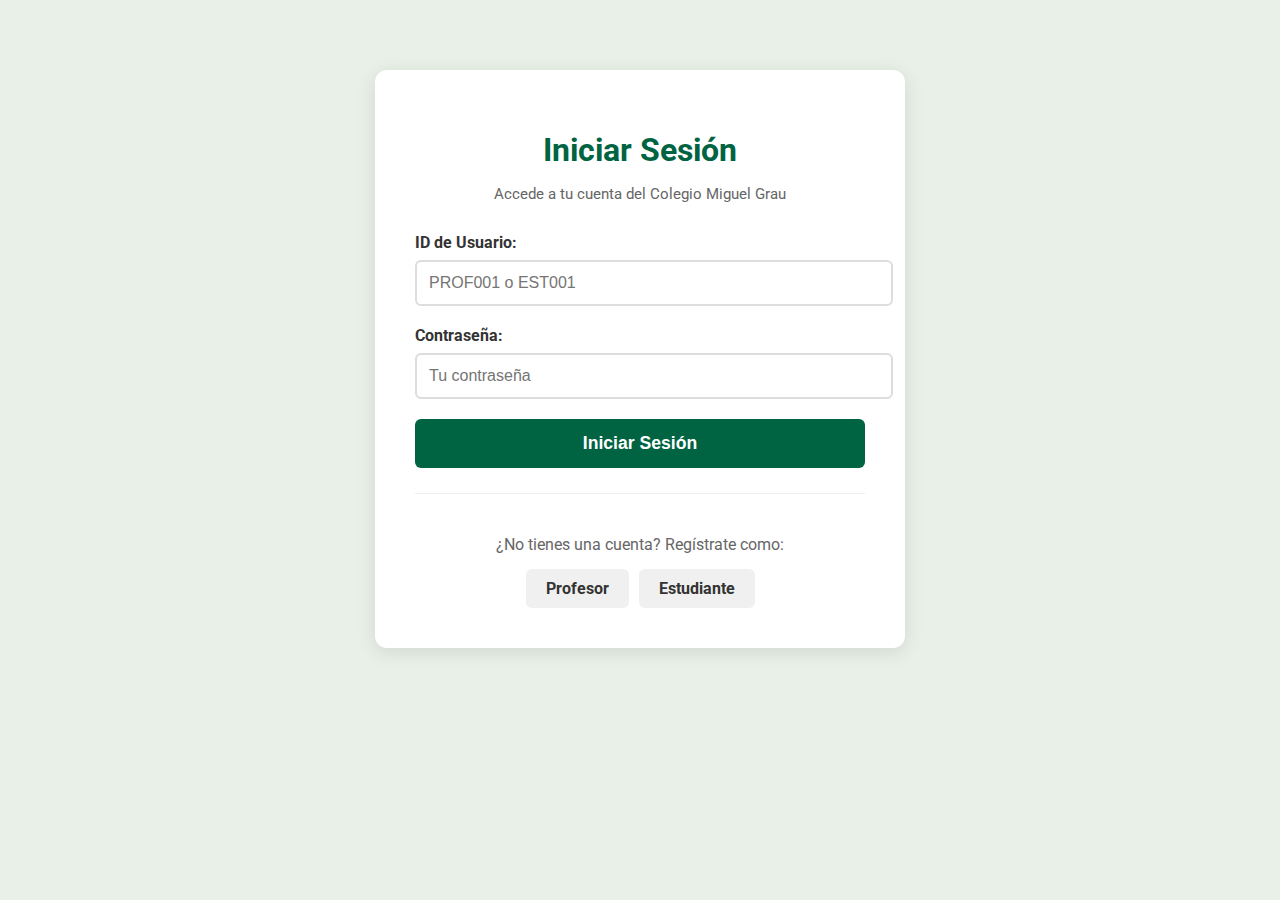
<file: login.html>
<!DOCTYPE html>
<html lang="es">
<head>
    <meta charset="UTF-8">
    <meta name="viewport" content="width=device-width, initial-scale=1.0">
    <title>Iniciar Sesión - Colegio Miguel Grau</title>
    <link rel="stylesheet" href="./styles/style.css">
    <link rel="stylesheet" href="./styles/footer.css">
    <link rel="stylesheet" href="./styles/header.css">
    <style>
        .container-login {
            max-width: 450px;
            margin: 50px auto;
            background: white;
            padding: 40px;
            border-radius: 12px;
            box-shadow: 0 4px 20px rgba(0, 0, 0, 0.1);
        }

        .login-header {
            text-align: center;
            margin-bottom: 30px;
        }

        .login-header h1 {
            color: #006442;
            margin-bottom: 10px;
        }

        .login-header p {
            color: #666;
            font-size: 0.95em;
        }

        .form-group {
            margin-bottom: 20px;
        }

        .form-group label {
            display: block;
            margin-bottom: 8px;
            font-weight: bold;
            color: #333;
        }

        .form-group input {
            width: 100%;
            padding: 12px;
            border: 2px solid #ddd;
            border-radius: 6px;
            font-size: 1em;
            transition: border-color 0.3s;
        }

        .form-group input:focus {
            outline: none;
            border-color: #006442;
        }

        .btn-login {
            width: 100%;
            padding: 14px;
            background-color: #006442;
            color: white;
            border: none;
            border-radius: 6px;
            font-size: 1.1em;
            font-weight: bold;
            cursor: pointer;
            transition: background-color 0.3s;
        }

        .btn-login:hover {
            background-color: #004d33;
        }

        .registro-links {
            margin-top: 25px;
            padding-top: 25px;
            border-top: 1px solid #eee;
            text-align: center;
        }

        .registro-links p {
            margin-bottom: 15px;
            color: #666;
        }

        .registro-options {
            display: flex;
            gap: 10px;
            justify-content: center;
        }

        .btn-registro {
            padding: 10px 20px;
            background-color: #f0f0f0;
            color: #333;
            text-decoration: none;
            border-radius: 6px;
            font-weight: bold;
            transition: background-color 0.3s;
        }

        .btn-registro:hover {
            background-color: #e0e0e0;
        }

        .datos-prueba {
            margin-top: 20px;
            padding: 15px;
            background-color: #fff3cd;
            border: 1px solid #ffc107;
            border-radius: 6px;
            font-size: 0.9em;
        }

        .datos-prueba h4 {
            margin: 0 0 10px 0;
            color: #856404;
        }

        .datos-prueba code {
            background-color: #fff;
            padding: 2px 6px;
            border-radius: 3px;
            font-family: monospace;
        }
    </style>
</head>
<body>
    <div id="header-placeholder"></div>
    
    <main class="contenido-principal">
        <div class="container-login">
            <div class="login-header">
                <h1>Iniciar Sesión</h1>
                <p>Accede a tu cuenta del Colegio Miguel Grau</p>
            </div>

            <form id="formLogin">
                <div class="form-group">
                    <label for="loginId">ID de Usuario:</label>
                    <input 
                        type="text" 
                        id="loginId" 
                        name="loginId" 
                        placeholder="PROF001 o EST001"
                        required
                    >
                </div>

                <div class="form-group">
                    <label for="loginContrasena">Contraseña:</label>
                    <input 
                        type="password" 
                        id="loginContrasena" 
                        name="loginContrasena" 
                        placeholder="Tu contraseña"
                        required
                    >
                </div>

                <button type="submit" class="btn-login">Iniciar Sesión</button>
            </form>

            <div class="registro-links">
                <p>¿No tienes una cuenta? Regístrate como:</p>
                <div class="registro-options">
                    <a href="./pages/registro_profesor.html" class="btn-registro">Profesor</a>
                    <a href="./pages/registro_estudiante.html" class="btn-registro">Estudiante</a>
                </div>
            </div>
        </div>
    </main>

    <div id="footer-placeholder"></div>
    <script src="./javascript/control_sistema.js"></script>
</body>
</html>
</file>
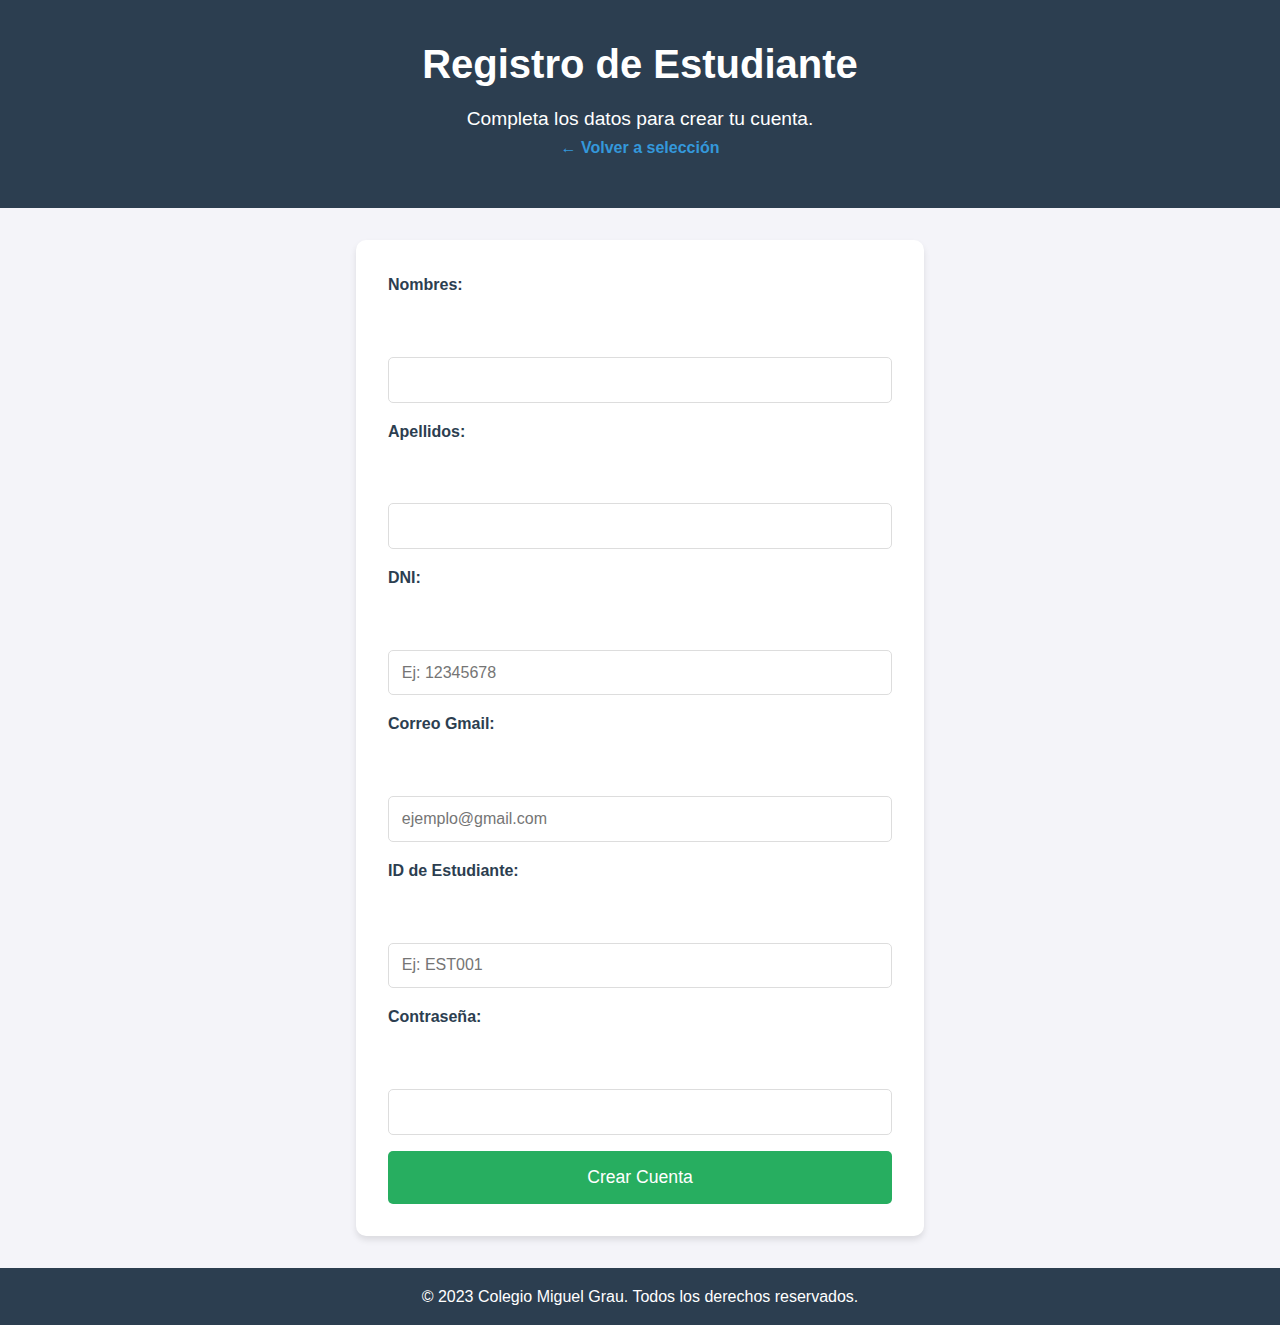
<file: registro_estudiante.html>
<!DOCTYPE html>
<html lang="es">
<head>
    <meta charset="UTF-8">
    <meta name="viewport" content="width=device-width, initial-scale=1.0">
    <title>Registro de Estudiante - Colegio MIguel Grau</title>
    <link rel="stylesheet" href="style.css">
</head>
<body>
    <header>
        <h1>Registro de Estudiante</h1>
        <p>Completa los datos para crear tu cuenta.</p>
        <a href="index.html" class="btn-volver">← Volver a selección</a>
    </header>
    
    <main>
        <form id="formEstudiante" class="formulario" onsubmit="alert('¡Registro de estudiante enviado! (Simulación)'); return false;">
            <label for="nombres">Nombres:</label><br></br>
            <input type="text" id="nombres" name="nombres" required>
            
            <label for="apellidos">Apellidos:</label><br></br>
            <input type="text" id="apellidos" name="apellidos" required>
            
            <label for="dni">DNI:</label><br></br>
            <input type="text" id="dni" name="dni" placeholder="Ej: 12345678" required>
            
            <label for="correo">Correo Gmail:</label><br></br>
            <input type="email" id="correo" name="correo" placeholder="ejemplo@gmail.com" required>
            
            <label for="id">ID de Estudiante:</label><br></br>
            <input type="text" id="id" name="id" placeholder="Ej: EST001" required>
            
            <label for="contrasena">Contraseña:</label><br></br>
            <input type="password" id="contrasena" name="contrasena" required>
            
            <button type="submit" class="btn-enviar">Crear Cuenta</button>
        </form>
    </main>
    
    <footer>
        <p>&copy; 2023 Colegio Miguel Grau. Todos los derechos reservados.</p>
    </footer>
</body>
</html>
</file>
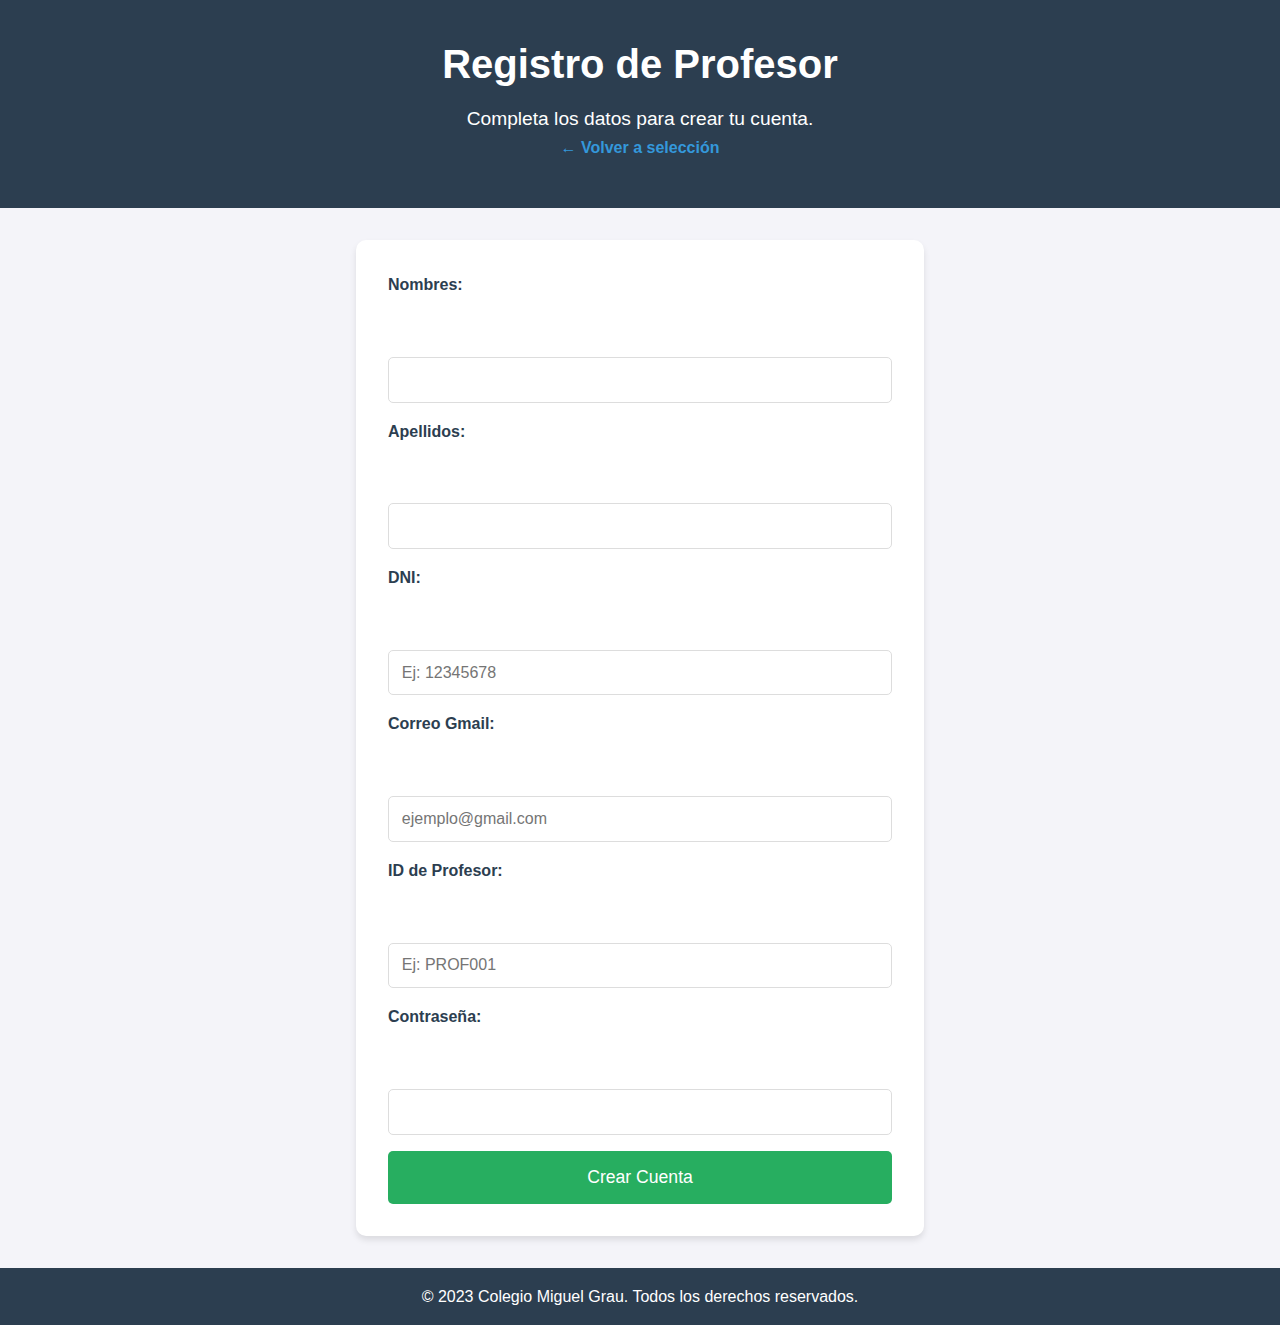
<file: registro_profesor.html>
<!DOCTYPE html>
<html lang="es">
<head>
    <meta charset="UTF-8">
    <meta name="viewport" content="width=device-width, initial-scale=1.0">
    <title>Registro de Profesor - Colegio MIguel Grau</title>
    <link rel="stylesheet" href="style.css">
</head>
<body>
    <header>
        <h1>Registro de Profesor</h1>
        <p>Completa los datos para crear tu cuenta.</p>
        <a href="index.html" class="btn-volver">← Volver a selección</a>
    </header>
    
    <main>
        <form id="formProfesor" class="formulario" onsubmit="alert('¡Registro de profesor enviado! (Simulación)'); return false;">
            <label for="nombres">Nombres:</label><br></br>
            <input type="text" id="nombres" name="nombres" required>
            
            <label for="apellidos">Apellidos:</label><br></br>
            <input type="text" id="apellidos" name="apellidos" required>
            
            <label for="dni">DNI:</label><br></br>
            <input type="text" id="dni" name="dni" placeholder="Ej: 12345678" required>
            
            <label for="correo">Correo Gmail:</label><br></br>
            <input type="email" id="correo" name="correo" placeholder="ejemplo@gmail.com" required>
            
            <label for="id">ID de Profesor:</label><br></br>
            <input type="text" id="id" name="id" placeholder="Ej: PROF001" required>
            
            <label for="contrasena">Contraseña:</label><br></br>
            <input type="password" id="contrasena" name="contrasena" required>
            
            <button type="submit" class="btn-enviar">Crear Cuenta</button>
        </form>
    </main>
    
    <footer>
        <p>&copy; 2023 Colegio Miguel Grau. Todos los derechos reservados.</p>
    </footer>
</body>
</html>
</file>
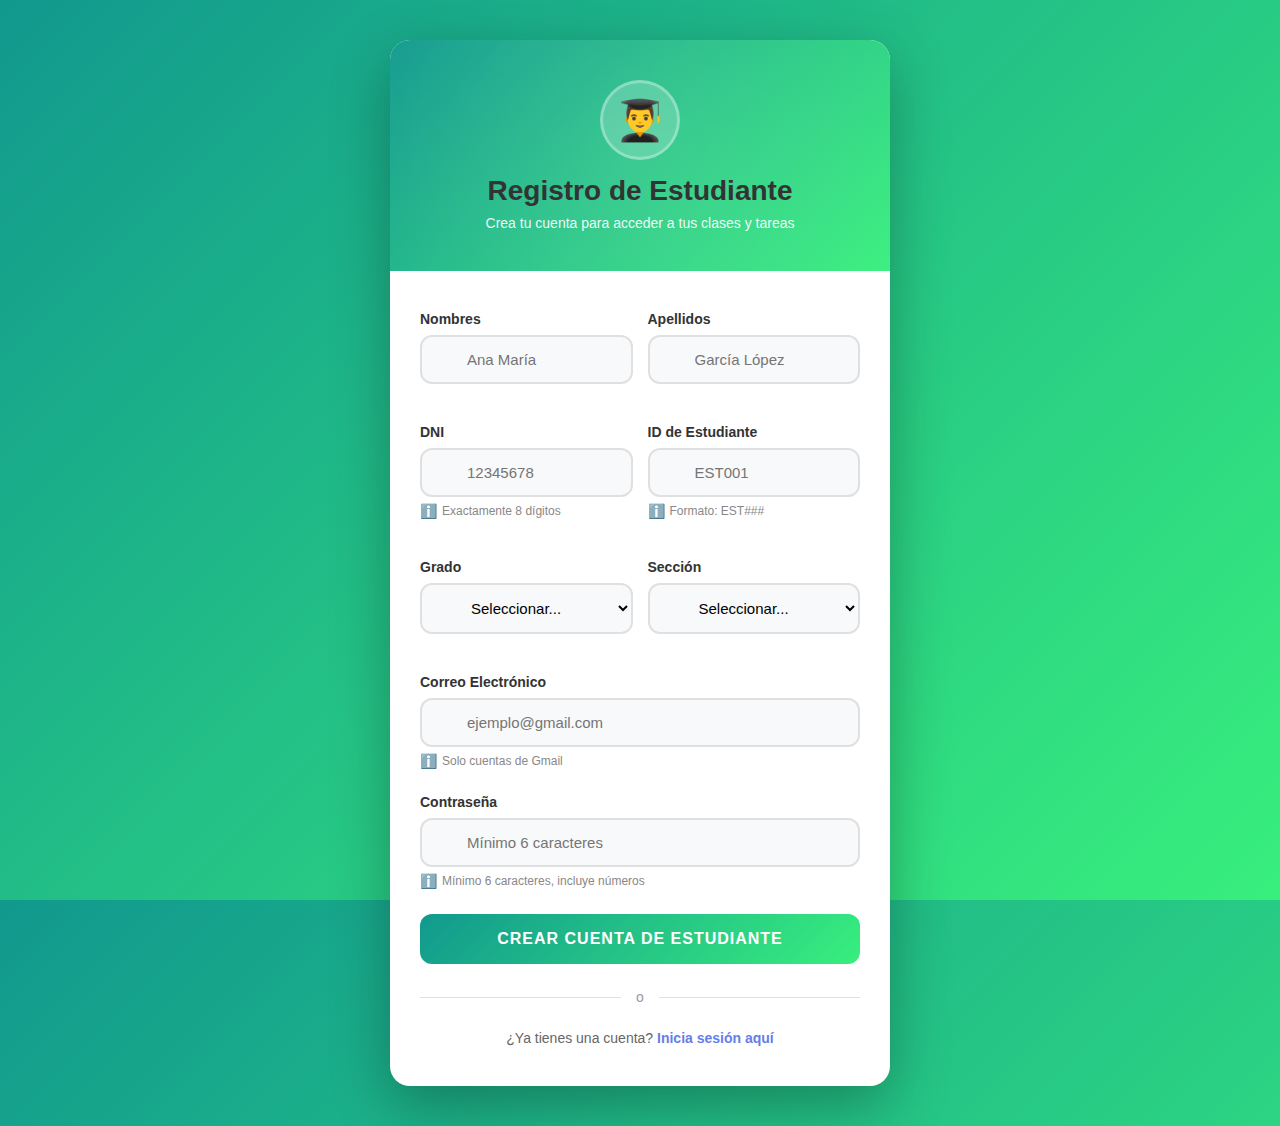
<file: pages/registro_estudiante.html>
<!DOCTYPE html>
<html lang="es">
<head>
    <meta charset="UTF-8">
    <meta name="viewport" content="width=device-width, initial-scale=1.0">
    <title>Registro de Estudiante - Colegio Miguel Grau</title>
    <link rel="stylesheet" href="../styles/style.css">
    <link rel="stylesheet" href="../styles/footer.css">
    <link rel="stylesheet" href="../styles/header.css">
    <link rel="stylesheet" href="../styles/registro_estudiante.css">
</head>
<body>
    <div id="header-placeholder"></div>

    <div class="registro-container">
        <div class="registro-card">
            <div class="registro-header">
                <div class="avatar-icon">👨‍🎓</div>
                <h2>Registro de Estudiante</h2>
                <p>Crea tu cuenta para acceder a tus clases y tareas</p>
            </div>

            <div class="registro-body">
                <div id="alertContainer"></div>

                <form id="formRegistroEstudiante">
                    <div class="form-row">
                        <div class="form-group">
                            <label for="nombres">Nombres</label>
                            <div class="input-wrapper">
                                <input 
                                    type="text" 
                                    id="nombres" 
                                    name="nombres" 
                                    placeholder="Ana María"
                                    required
                                    autocomplete="given-name"
                                >
                            </div>
                        </div>

                        <div class="form-group">
                            <label for="apellidos">Apellidos</label>
                            <div class="input-wrapper">
                                <input 
                                    type="text" 
                                    id="apellidos" 
                                    name="apellidos" 
                                    placeholder="García López"
                                    required
                                    autocomplete="family-name"
                                >
                            </div>
                        </div>
                    </div>

                    <div class="form-row">
                        <div class="form-group">
                            <label for="dni">DNI</label>
                            <div class="input-wrapper">
                                <input 
                                    type="text" 
                                    id="dni" 
                                    name="dni" 
                                    placeholder="12345678"
                                    maxlength="8"
                                    required
                                    pattern="\d{8}"
                                >
                            </div>
                            <p class="hint-text">Exactamente 8 dígitos</p>
                        </div>

                        <div class="form-group">
                            <label for="id">ID de Estudiante</label>
                            <div class="input-wrapper">
                                <input 
                                    type="text" 
                                    id="id" 
                                    name="id" 
                                    placeholder="EST001"
                                    required
                                    pattern="EST\d{3,}"
                                >
                            </div>
                            <p class="hint-text">Formato: EST###</p>
                        </div>
                    </div>

                    <div class="form-row">
                        <div class="form-group">
                            <label for="grado">Grado</label>
                            <div class="input-wrapper">
                                <select id="grado" name="grado" required>
                                    <option value="">Seleccionar...</option>
                                    <option value="1ro">1ro Secundaria</option>
                                    <option value="2do">2do Secundaria</option>
                                    <option value="3ro">3ro Secundaria</option>
                                    <option value="4to">4to Secundaria</option>
                                    <option value="5to">5to Secundaria</option>
                                </select>
                            </div>
                        </div>

                        <div class="form-group">
                            <label for="seccion">Sección</label>
                            <div class="input-wrapper">
                                <select id="seccion" name="seccion" required>
                                    <option value="">Seleccionar...</option>
                                    <option value="A">Sección A</option>
                                    <option value="B">Sección B</option>
                                    <option value="C">Sección C</option>
                                </select>
                            </div>
                        </div>
                    </div>

                    <div class="form-group">
                        <label for="correo">Correo Electrónico</label>
                        <div class="input-wrapper">
                            <input 
                                type="email" 
                                id="correo" 
                                name="correo" 
                                placeholder="ejemplo@gmail.com"
                                required
                                autocomplete="email"
                            >
                        </div>
                        <p class="hint-text">Solo cuentas de Gmail</p>
                    </div>

                    <div class="form-group">
                        <label for="contrasena">Contraseña</label>
                        <div class="input-wrapper">
                            <input 
                                type="password" 
                                id="contrasena" 
                                name="contrasena" 
                                placeholder="Mínimo 6 caracteres"
                                required
                                autocomplete="new-password"
                            >
                        </div>
                        <div class="password-strength" id="passwordStrength">
                            <div class="password-strength-bar"></div>
                        </div>
                        <p class="hint-text">Mínimo 6 caracteres, incluye números</p>
                    </div>

                    <button type="submit" class="btn-submit">
                        <span class="btn-text">Crear Cuenta de Estudiante</span>
                        <div class="loading-spinner"></div>
                    </button>
                </form>

                <div class="divider">
                    <span>o</span>
                </div>

                <div class="login-link">
                    <p>¿Ya tienes una cuenta? <a href="../login.html">Inicia sesión aquí</a></p>
                </div>
            </div>
        </div>
    </div>

    <div id="footer-placeholder"></div>

    <script src="../javascript/control_sistema.js"></script>
    <script src="../javascript/registro_estudiante.js"></script>
</body>
</html>
</file>
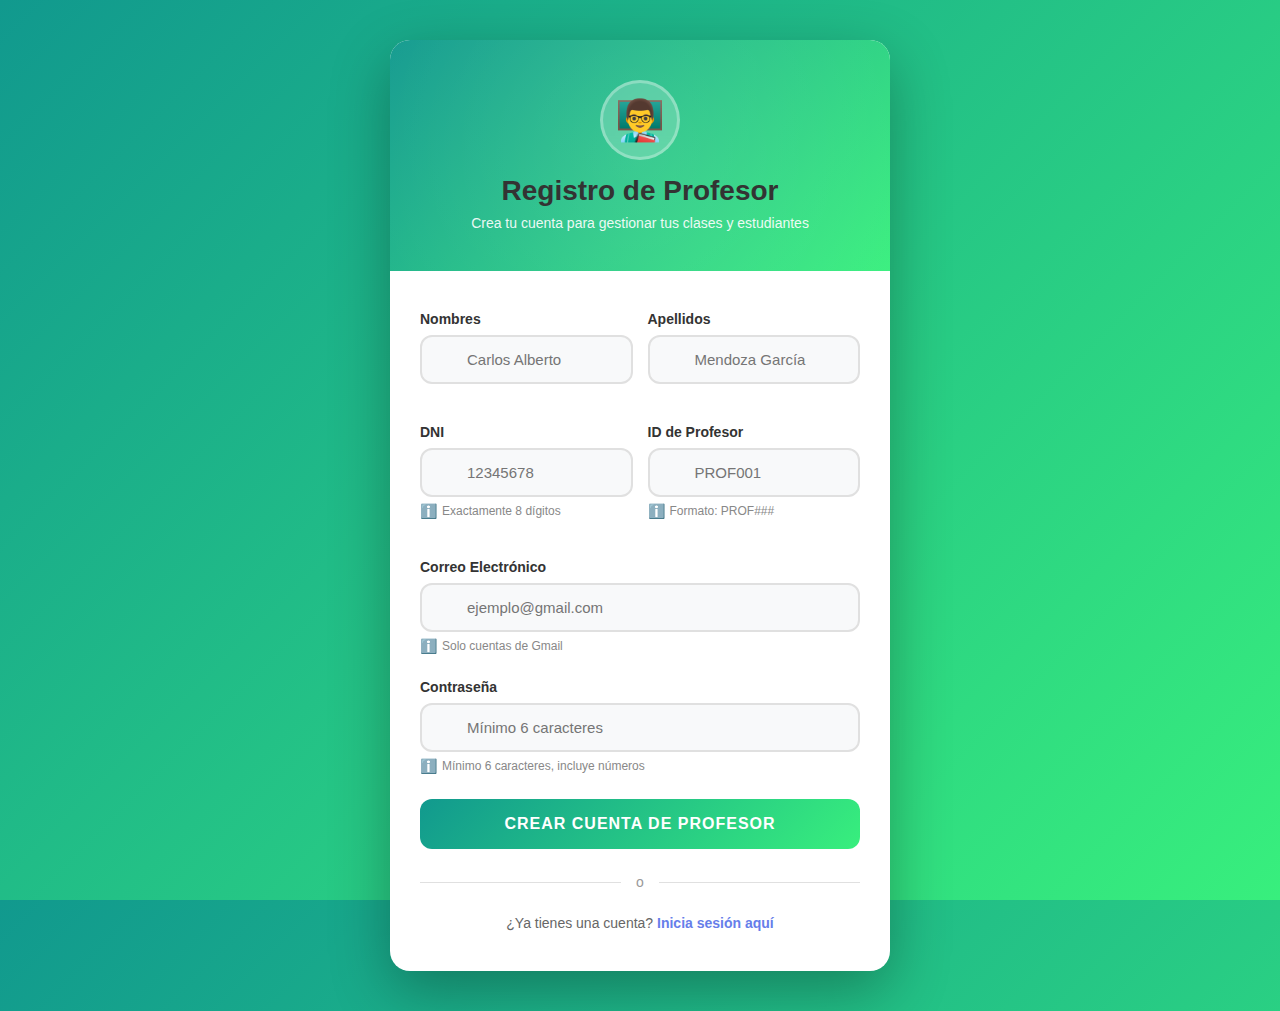
<file: pages/registro_profesor.html>
<!DOCTYPE html>
<html lang="es">
<head>
    <meta charset="UTF-8">
    <meta name="viewport" content="width=device-width, initial-scale=1.0">
    <title>Registro de Profesor - Colegio Miguel Grau</title>
    <link rel="stylesheet" href="../styles/style.css">
    <link rel="stylesheet" href="../styles/footer.css">
    <link rel="stylesheet" href="../styles/header.css">
    <link rel="stylesheet" href="../styles/registro_profesor.css">
</head>
<body>
    <div id="header-placeholder"></div>

    <div class="registro-container">
        <div class="registro-card">
            <div class="registro-header">
                <div class="avatar-icon">👨‍🏫</div>
                <h2>Registro de Profesor</h2>
                <p>Crea tu cuenta para gestionar tus clases y estudiantes</p>
            </div>

            <div class="registro-body">
                <div id="alertContainer"></div>

                <form id="formRegistroProfesor">
                    <div class="form-row">
                        <div class="form-group">
                            <label for="nombres">Nombres</label>
                            <div class="input-wrapper">
                                <input 
                                    type="text" 
                                    id="nombres" 
                                    name="nombres" 
                                    placeholder="Carlos Alberto"
                                    required
                                    autocomplete="given-name"
                                >
                            </div>
                        </div>

                        <div class="form-group">
                            <label for="apellidos">Apellidos</label>
                            <div class="input-wrapper">
                                <input 
                                    type="text" 
                                    id="apellidos" 
                                    name="apellidos" 
                                    placeholder="Mendoza García"
                                    required
                                    autocomplete="family-name"
                                >
                            </div>
                        </div>
                    </div>

                    <div class="form-row">
                        <div class="form-group">
                            <label for="dni">DNI</label>
                            <div class="input-wrapper">
                                <input 
                                    type="text" 
                                    id="dni" 
                                    name="dni" 
                                    placeholder="12345678"
                                    maxlength="8"
                                    required
                                    pattern="\d{8}"
                                >
                            </div>
                            <p class="hint-text">Exactamente 8 dígitos</p>
                        </div>

                        <div class="form-group">
                            <label for="id">ID de Profesor</label>
                            <div class="input-wrapper">
                                <input 
                                    type="text" 
                                    id="id" 
                                    name="id" 
                                    placeholder="PROF001"
                                    required
                                    pattern="PROF\d{3,}"
                                >
                            </div>
                            <p class="hint-text">Formato: PROF###</p>
                        </div>
                    </div>

                    <div class="form-group">
                        <label for="correo">Correo Electrónico</label>
                        <div class="input-wrapper">
                            <input 
                                type="email" 
                                id="correo" 
                                name="correo" 
                                placeholder="ejemplo@gmail.com"
                                required
                                autocomplete="email"
                            >
                        </div>
                        <p class="hint-text">Solo cuentas de Gmail</p>
                    </div>

                    <div class="form-group">
                        <label for="contrasena">Contraseña</label>
                        <div class="input-wrapper">
                            <input 
                                type="password" 
                                id="contrasena" 
                                name="contrasena" 
                                placeholder="Mínimo 6 caracteres"
                                required
                                autocomplete="new-password"
                            >
                        </div>
                        <div class="password-strength" id="passwordStrength">
                            <div class="password-strength-bar"></div>
                        </div>
                        <p class="hint-text">Mínimo 6 caracteres, incluye números</p>
                    </div>

                    <button type="submit" class="btn-submit">
                        <span class="btn-text">Crear Cuenta de Profesor</span>
                        <div class="loading-spinner"></div>
                    </button>
                </form>

                <div class="divider">
                    <span>o</span>
                </div>

                <div class="login-link">
                    <p>¿Ya tienes una cuenta? <a href="../login.html">Inicia sesión aquí</a></p>
                </div>
            </div>
        </div>
    </div>

    <div id="footer-placeholder"></div>

    <script src="../javascript/control_sistema.js"></script>
    <script src="../javascript/registro_profesor.js"></script>
</body>
</html>
</file>
<file: styles/style.css>
/* --- Estilos generales --- */
@import url('https://fonts.googleapis.com/css2?family=Roboto:wght@400;700&display=swap');

html {
    height: 100%;
}

body {
    display: flex;
    flex-direction: column;
    min-height: 100%;
    margin: 0;
    font-family: 'Roboto', sans-serif;
    font-size: 16px;
    background-color: #e8f0e8;
}

h2 {
    font-size: 2rem;
    color: #333;
}

.contenido-principal {
    flex-grow: 1;
    padding: 20px;
}

.contenedor-seleccion {
    display: flex;
    flex-direction: column;
    gap: 1rem;
    align-items: center;
}

.btn-rol {
    background-color: #3498db;
    color: white;
    border: none;
    padding: 1rem 2rem;
    font-size: 1.2rem;
    border-radius: 8px;
    cursor: pointer;
    transition: background-color 0.3s;
    width: 100%;
    max-width: 300px;
}

.btn-rol:hover {
    background-color: #2980b9;
}

.formulario {
    background: white;
    padding: 2rem;
    border-radius: 10px;
    box-shadow: 0 4px 6px rgba(0, 0, 0, 0.1);
}

.formulario label {
    display: block;
    margin-bottom: 0.5rem;
    font-weight: bold;
    color: #2c3e50;
}

.formulario input {
    width: 100%;
    padding: 0.8rem;
    margin-bottom: 1rem;
    border: 1px solid #ddd;
    border-radius: 5px;
    font-size: 1rem;
}

.formulario input:focus {
    outline: none;
    border-color: #3498db;
    box-shadow: 0 0 5px rgba(52, 152, 219, 0.3);
}

.btn-enviar {
    background-color: #27ae60;
    color: white;
    border: none;
    padding: 1rem;
    font-size: 1.1rem;
    border-radius: 5px;
    cursor: pointer;
    width: 100%;
    transition: background-color 0.3s;
}

.btn-enviar:hover {
    background-color: #229954;
}

.btn-volver {
    display: inline-block;
    margin-bottom: 1rem;
    color: #3498db;
    text-decoration: none;
    font-weight: bold;
}

.btn-volver:hover {
    text-decoration: underline;
}

@media (max-width: 768px) {
    header h1 {
        font-size: 2rem;
    }

    main {
        padding: 0 0.5rem;
    }

    .contenedor-seleccion {
        gap: 0.8rem;
    }

    .btn-rol {
        padding: 0.8rem 1.5rem;
        font-size: 1rem;
    }
}
/* Mejoras generales para interfaz amigable */
.formulario {
    max-width: 600px;
    margin: 20px auto;
    padding: 20px;
    background-color: #ffffff;
    border-radius: 10px;
    box-shadow: 0 4px 8px rgba(0,0,0,0.1);
    font-family: Arial, sans-serif;
}

.formulario label {
    display: block;
    margin-bottom: 5px;
    font-weight: bold;
    color: #333;
}

.formulario input, .formulario select, .formulario textarea {
    width: 100%;
    padding: 10px;
    margin-bottom: 15px;
    border: 1px solid #ccc;
    border-radius: 5px;
    font-size: 16px;
}

.formulario input[type="checkbox"] {
    width: auto;
    margin-right: 10px;
}

.btn-enviar {
    background-color: #4CAF50;
    color: white;
    padding: 12px 20px;
    border: none;
    border-radius: 5px;
    cursor: pointer;
    font-size: 16px;
    transition: background-color 0.3s;
}

.btn-enviar:hover {
    background-color: #45a049;
}

.seccion {
    background-color: #f0f8f0;
    border: 1px solid #4CAF50;
    border-radius: 8px;
    padding: 15px;
    margin-bottom: 20px;
}

.seccion h2 {
    color: #4CAF50;
    margin-top: 0;
}

#horarioCalculado {
    white-space: pre-line; /* Para que los saltos de línea se vean */
    max-height: 200px;
    overflow-y: auto;
}

/*--- reglas basicas de formulario estudiantes ---*/
.titulo-formulario {
    text-align: center;
    margin-bottom: 1rem;
    font-size: 1.8rem;
    color: #333;
}

.acciones-formulario {
    text-align: center;
    margin-top: 1.5rem;
}

.btn-volver {
    background-color: #555;
    color: white;
    padding: 0.5rem 1rem;
    border-radius: 8px;
    text-decoration: none;
    transition: background-color 0.3s;
}

.btn-volver:hover {
    background-color: #333;
}
</file>
<file: styles/footer.css>
/* --- Estilos del Footer --- */
.main-footer {
    background-color: #1a3a30;
    color: #aeb8c4;
    padding: 30px 40px;
    text-align: center;
}

.footer-links ul {
    list-style: none;
    padding: 0;
    margin: 0;
    display: flex;
    justify-content: center;
    gap: 35px;
    margin-bottom: 20px;
}

.footer-links a {
    color: #ffffff;
    text-decoration: none;
    font-weight: bold;
    font-size: 1.1em;
    transition: color 0.2s ease-in-out;
}

.footer-links a:hover {
    color: #4CAF50;
}

.footer-copyright {
    margin: 0;
    font-size: 0.9em;
}
</file>
<file: styles/header.css>
/* ============================================
   ESTILOS DEL HEADER CON NAVEGACIÓN MEJORADA
   ============================================ */

.main-header {
    background-color: #fdfdfb;
    padding: 15px 40px;
    display: flex;
    justify-content: space-between;
    align-items: center;
    box-shadow: 0 2px 5px rgba(0, 0, 0, 0.08);
    position: sticky;
    top: 0;
    z-index: 100;
}

.header-index {
    color: #006442;
    text-decoration: none;
    font-size: 1.3em;
    font-weight: bold;
    transition: color 0.3s ease;
}

.header-index:hover {
    color: #004d33;
}

/* Navegación principal */
.main-nav ul {
    list-style: none;
    display: flex;
    gap: 5px;
    margin: 0;
    padding: 0;
    align-items: center;
}

.main-nav a,
.dropdown-toggle {
    color: #333;
    text-decoration: none;
    font-size: 1em;
    font-weight: 500;
    padding: 10px 18px;
    border-radius: 6px;
    transition: background-color 0.2s ease-in-out, color 0.2s ease-in-out;
    display: block;
    cursor: pointer;
}

.main-nav a:hover,
.dropdown-toggle:hover {
    color: #006442;
    background-color: #e8f5e9;
}

/* Dropdown menu */
.nav-dropdown {
    position: relative;
}

.dropdown-menu {
    display: none;
    position: absolute;
    top: 100%;
    right: 0;
    background-color: white;
    min-width: 200px;
    box-shadow: 0 4px 12px rgba(0, 0, 0, 0.15);
    border-radius: 8px;
    overflow: hidden;
    margin-top: 5px;
    list-style: none;
    padding: 8px 0;
}

.nav-dropdown:hover .dropdown-menu {
    display: block;
}

.dropdown-menu li {
    width: 100%;
}

.dropdown-menu a {
    padding: 12px 20px;
    border-radius: 0;
    width: 100%;
    transition: background-color 0.2s;
}

.dropdown-menu a:hover {
    background-color: #f0f8f0;
    color: #006442;
}

/* Responsive */
@media (max-width: 768px) {
    .main-header {
        flex-direction: column;
        padding: 15px 20px;
        gap: 15px;
    }

    .main-nav ul {
        flex-direction: column;
        width: 100%;
        gap: 5px;
    }

    .main-nav a,
    .dropdown-toggle {
        width: 100%;
        text-align: center;
    }

    .dropdown-menu {
        position: static;
        box-shadow: none;
        margin-top: 5px;
        display: none;
    }

    .nav-dropdown:hover .dropdown-menu,
    .nav-dropdown.active .dropdown-menu {
        display: block;
    }
}
</file>
<file: style.css>
* {
    margin: 0;
    padding: 0;
    box-sizing: border-box;
}

body {
    font-family: 'Arial', sans-serif;
    background-color: #f4f4f9;
    color: #333;
    line-height: 1.6;
}

header {
    background-color: #2c3e50;
    color: white;
    text-align: center;
    padding: 2rem;
    margin-bottom: 2rem;
}

header h1 {
    font-size: 2.5rem;
    margin-bottom: 0.5rem;
}

header p {
    font-size: 1.2rem;
}

main {
    max-width: 600px;
    margin: 0 auto;
    padding: 0 1rem;
}

.contenedor-seleccion {
    display: flex;
    flex-direction: column;
    gap: 1rem;
    align-items: center;
}

.btn-rol {
    background-color: #3498db;
    color: white;
    border: none;
    padding: 1rem 2rem;
    font-size: 1.2rem;
    border-radius: 8px;
    cursor: pointer;
    transition: background-color 0.3s;
    width: 100%;
    max-width: 300px;
}

.btn-rol:hover {
    background-color: #2980b9;
}

.formulario {
    background: white;
    padding: 2rem;
    border-radius: 10px;
    box-shadow: 0 4px 6px rgba(0, 0, 0, 0.1);
}

.formulario label {
    display: block;
    margin-bottom: 0.5rem;
    font-weight: bold;
    color: #2c3e50;
}

.formulario input {
    width: 100%;
    padding: 0.8rem;
    margin-bottom: 1rem;
    border: 1px solid #ddd;
    border-radius: 5px;
    font-size: 1rem;
}

.formulario input:focus {
    outline: none;
    border-color: #3498db;
    box-shadow: 0 0 5px rgba(52, 152, 219, 0.3);
}

.btn-enviar {
    background-color: #27ae60;
    color: white;
    border: none;
    padding: 1rem;
    font-size: 1.1rem;
    border-radius: 5px;
    cursor: pointer;
    width: 100%;
    transition: background-color 0.3s;
}

.btn-enviar:hover {
    background-color: #229954;
}

.btn-volver {
    display: inline-block;
    margin-bottom: 1rem;
    color: #3498db;
    text-decoration: none;
    font-weight: bold;
}

.btn-volver:hover {
    text-decoration: underline;
}

footer {
    text-align: center;
    padding: 1rem;
    background-color: #2c3e50;
    color: white;
    margin-top: 2rem;
}

@media (max-width: 768px) {
    header h1 {
        font-size: 2rem;
    }
    
    main {
        padding: 0 0.5rem;
    }
    
    .contenedor-seleccion {
        gap: 0.8rem;
    }
    
    .btn-rol {
        padding: 0.8rem 1.5rem;
        font-size: 1rem;
    }
}
</file>
<file: styles/registro_estudiante.css>
* {
    margin: 0;
    padding: 0;
    box-sizing: border-box;
}

body {
    font-family: 'Segoe UI', Tahoma, Geneva, Verdana, sans-serif;
    background: linear-gradient(135deg, #11998e 0%, #38ef7d 100%);
    min-height: 100vh;
    display: flex;
    flex-direction: column;
}

.registro-container {
    flex: 1;
    display: flex;
    align-items: center;
    justify-content: center;
    padding: 40px 20px;
}

.registro-card {
    background: white;
    border-radius: 20px;
    box-shadow: 0 20px 60px rgba(0, 0, 0, 0.3);
    max-width: 500px;
    width: 100%;
    overflow: hidden;
    animation: slideUp 0.5s ease-out;
}

@keyframes slideUp {
    from {
        opacity: 0;
        transform: translateY(30px);
    }
    to {
        opacity: 1;
        transform: translateY(0);
    }
}

.registro-header {
    background: linear-gradient(135deg, #11998e 0%, #38ef7d 100%);
    padding: 40px 30px;
    text-align: center;
    color: white;
    position: relative;
    overflow: hidden;
}

.registro-header::before {
    content: '';
    position: absolute;
    top: -50%;
    left: -50%;
    width: 200%;
    height: 200%;
    background: radial-gradient(circle, rgba(255,255,255,0.1) 0%, transparent 70%);
    animation: pulse 3s ease-in-out infinite;
}

@keyframes pulse {
    0%, 100% { transform: scale(1); opacity: 0.5; }
    50% { transform: scale(1.1); opacity: 0.8; }
}

.avatar-icon {
    width: 80px;
    height: 80px;
    background: rgba(255, 255, 255, 0.2);
    border-radius: 50%;
    display: flex;
    align-items: center;
    justify-content: center;
    margin: 0 auto 15px;
    font-size: 40px;
    backdrop-filter: blur(10px);
    border: 3px solid rgba(255, 255, 255, 0.3);
}

.registro-header h2 {
    font-size: 28px;
    font-weight: 700;
    margin-bottom: 8px;
    position: relative;
    z-index: 1;
}

.registro-header p {
    font-size: 14px;
    opacity: 0.9;
    position: relative;
    z-index: 1;
}

.registro-body {
    padding: 40px 30px;
}

.form-row {
    display: grid;
    grid-template-columns: 1fr 1fr;
    gap: 15px;
    margin-bottom: 15px;
}

.form-group {
    margin-bottom: 25px;
}

.form-group.full-width {
    grid-column: 1 / -1;
}

.form-group label {
    display: block;
    margin-bottom: 8px;
    font-weight: 600;
    color: #333;
    font-size: 14px;
    transition: color 0.3s;
}

.input-wrapper {
    position: relative;
}

.input-icon {
    position: absolute;
    left: 15px;
    top: 50%;
    transform: translateY(-50%);
    color: #999;
    font-size: 18px;
    transition: color 0.3s;
}

.form-group input,
.form-group select {
    width: 100%;
    padding: 14px 15px 14px 45px;
    border: 2px solid #e0e0e0;
    border-radius: 12px;
    font-size: 15px;
    transition: all 0.3s ease;
    background: #f8f9fa;
}

.form-group input:focus,
.form-group select:focus {
    outline: none;
    border-color: #667eea;
    background: white;
    box-shadow: 0 0 0 4px rgba(102, 126, 234, 0.1);
}

.form-group input:focus ~ .input-icon,
.form-group select:focus ~ .input-icon {
    color: #667eea;
}

.hint-text {
    font-size: 12px;
    color: #888;
    margin-top: 6px;
    display: flex;
    align-items: center;
    gap: 5px;
}

.hint-text::before {
    content: 'ℹ️';
    font-size: 14px;
}

.password-toggle {
    position: absolute;
    right: 15px;
    top: 50%;
    transform: translateY(-50%);
    cursor: pointer;
    color: #999;
    transition: color 0.3s;
    user-select: none;
}

.password-toggle:hover {
    color: #667eea;
}

.password-strength {
    margin-top: 8px;
    height: 4px;
    background: #e0e0e0;
    border-radius: 2px;
    overflow: hidden;
    display: none;
}

.password-strength-bar {
    height: 100%;
    width: 0%;
    background: #f44336;
    transition: all 0.3s;
}

.password-strength.visible {
    display: block;
}

.password-strength.weak .password-strength-bar {
    width: 33%;
    background: #f44336;
}

.password-strength.medium .password-strength-bar {
    width: 66%;
    background: #ff9800;
}

.password-strength.strong .password-strength-bar {
    width: 100%;
    background: #4caf50;
}

.btn-submit {
    width: 100%;
    padding: 16px;
    background: linear-gradient(135deg, #11998e 0%, #38ef7d 100%);
    color: white;
    border: none;
    border-radius: 12px;
    font-size: 16px;
    font-weight: 700;
    cursor: pointer;
    transition: all 0.3s;
    text-transform: uppercase;
    letter-spacing: 1px;
    position: relative;
    overflow: hidden;
}

.btn-submit::before {
    content: '';
    position: absolute;
    top: 0;
    left: -100%;
    width: 100%;
    height: 100%;
    background: linear-gradient(90deg, transparent, rgba(255,255,255,0.3), transparent);
    transition: left 0.5s;
}

.btn-submit:hover::before {
    left: 100%;
}

.btn-submit:hover {
    transform: translateY(-2px);
    box-shadow: 0 10px 25px rgba(102, 126, 234, 0.4);
}

.btn-submit:active {
    transform: translateY(0);
}

.btn-submit:disabled {
    opacity: 0.6;
    cursor: not-allowed;
}

.divider {
    display: flex;
    align-items: center;
    text-align: center;
    margin: 25px 0;
    color: #999;
    font-size: 14px;
}

.divider::before,
.divider::after {
    content: '';
    flex: 1;
    border-bottom: 1px solid #e0e0e0;
}

.divider span {
    padding: 0 15px;
}

.login-link {
    text-align: center;
    font-size: 14px;
    color: #666;
}

.login-link a {
    color: #667eea;
    text-decoration: none;
    font-weight: 600;
    transition: color 0.3s;
}

.login-link a:hover {
    color: #004d33;
    text-decoration: underline;
}

.alert {
    padding: 12px 15px;
    border-radius: 8px;
    margin-bottom: 20px;
    font-size: 14px;
    display: none;
    animation: slideDown 0.3s ease-out;
}

@keyframes slideDown {
    from {
        opacity: 0;
        transform: translateY(-10px);
    }
    to {
        opacity: 1;
        transform: translateY(0);
    }
}

.alert.success {
    background: #d4edda;
    color: #155724;
    border-left: 4px solid #28a745;
    display: block;
}

.alert.error {
    background: #f8d7da;
    color: #721c24;
    border-left: 4px solid #dc3545;
    display: block;
}

.loading-spinner {
    display: none;
    width: 20px;
    height: 20px;
    border: 3px solid rgba(255,255,255,0.3);
    border-top-color: white;
    border-radius: 50%;
    animation: spin 0.8s linear infinite;
    margin: 0 auto;
}

@keyframes spin {
    to { transform: rotate(360deg); }
}

.btn-submit.loading .loading-spinner {
    display: block;
}

.btn-submit.loading .btn-text {
    display: none;
}

@media (max-width: 768px) {
    .registro-card {
        margin: 20px;
    }

    .registro-body {
        padding: 30px 20px;
    }

    .form-row {
        grid-template-columns: 1fr;
    }
}
</file>
<file: styles/registro_profesor.css>
* {
margin: 0;
padding: 0;
box-sizing: border-box;
}
body {
    font-family: 'Segoe UI', Tahoma, Geneva, Verdana, sans-serif;
    background: linear-gradient(135deg, #11998e 0%, #38ef7d 100%);
    min-height: 100vh;
    display: flex;
    flex-direction: column;
}

.registro-container {
    flex: 1;
    display: flex;
    align-items: center;
    justify-content: center;
    padding: 40px 20px;
}

.registro-card {
    background: white;
    border-radius: 20px;
    box-shadow: 0 20px 60px rgba(0, 0, 0, 0.3);
    max-width: 500px;
    width: 100%;
    overflow: hidden;
    animation: slideUp 0.5s ease-out;
}

@keyframes slideUp {
    from {
        opacity: 0;
        transform: translateY(30px);
    }
    to {
        opacity: 1;
        transform: translateY(0);
    }
}

.registro-header {
    background: linear-gradient(135deg, #11998e 0%, #38ef7d 100%);
    padding: 40px 30px;
    text-align: center;
    color: white;
    position: relative;
    overflow: hidden;
}

.registro-header::before {
    content: '';
    position: absolute;
    top: -50%;
    left: -50%;
    width: 200%;
    height: 200%;
    background: radial-gradient(circle, rgba(255,255,255,0.1) 0%, transparent 70%);
    animation: pulse 3s ease-in-out infinite;
}

@keyframes pulse {
    0%, 100% { transform: scale(1); opacity: 0.5; }
    50% { transform: scale(1.1); opacity: 0.8; }
}

.avatar-icon {
    width: 80px;
    height: 80px;
    background: rgba(255, 255, 255, 0.2);
    border-radius: 50%;
    display: flex;
    align-items: center;
    justify-content: center;
    margin: 0 auto 15px;
    font-size: 40px;
    backdrop-filter: blur(10px);
    border: 3px solid rgba(255, 255, 255, 0.3);
}

.registro-header h2 {
    font-size: 28px;
    font-weight: 700;
    margin-bottom: 8px;
    position: relative;
    z-index: 1;
}

.registro-header p {
    font-size: 14px;
    opacity: 0.9;
    position: relative;
    z-index: 1;
}

.registro-body {
    padding: 40px 30px;
}

.form-row {
    display: grid;
    grid-template-columns: 1fr 1fr;
    gap: 15px;
    margin-bottom: 15px;
}

.form-group {
    margin-bottom: 25px;
}

.form-group.full-width {
    grid-column: 1 / -1;
}

.form-group label {
    display: block;
    margin-bottom: 8px;
    font-weight: 600;
    color: #333;
    font-size: 14px;
    transition: color 0.3s;
}

.input-wrapper {
    position: relative;
}

.input-icon {
    position: absolute;
    left: 15px;
    top: 50%;
    transform: translateY(-50%);
    color: #999;
    font-size: 18px;
    transition: color 0.3s;
}

.form-group input {
    width: 100%;
    padding: 14px 15px 14px 45px;
    border: 2px solid #e0e0e0;
    border-radius: 12px;
    font-size: 15px;
    transition: all 0.3s ease;
    background: #f8f9fa;
}

.form-group input:focus {
    outline: none;
    border-color: #667eea;
    background: white;
    box-shadow: 0 0 0 4px rgba(102, 126, 234, 0.1);
}

.form-group input:focus + .input-icon {
    color: #667eea;
}

.form-group input:focus ~ label {
    color: #667eea;
}

.hint-text {
    font-size: 12px;
    color: #888;
    margin-top: 6px;
    display: flex;
    align-items: center;
    gap: 5px;
}

.hint-text::before {
    content: 'ℹ️';
    font-size: 14px;
}

.password-strength {
    margin-top: 8px;
    height: 4px;
    background: #e0e0e0;
    border-radius: 2px;
    overflow: hidden;
    display: none;
}

.password-strength-bar {
    height: 100%;
    width: 0%;
    background: #f44336;
    transition: all 0.3s;
}

.password-strength.visible {
    display: block;
}

.password-strength.weak .password-strength-bar {
    width: 33%;
    background: #f44336;
}

.password-strength.medium .password-strength-bar {
    width: 66%;
    background: #ff9800;
}

.password-strength.strong .password-strength-bar {
    width: 100%;
    background: #4caf50;
}

.btn-submit {
    width: 100%;
    padding: 16px;
    background: linear-gradient(135deg, #11998e 0%, #38ef7d 100%);
    color: white;
    border: none;
    border-radius: 12px;
    font-size: 16px;
    font-weight: 700;
    cursor: pointer;
    transition: all 0.3s;
    text-transform: uppercase;
    letter-spacing: 1px;
    position: relative;
    overflow: hidden;
}

.btn-submit::before {
    content: '';
    position: absolute;
    top: 0;
    left: -100%;
    width: 100%;
    height: 100%;
    background: linear-gradient(90deg, transparent, rgba(255,255,255,0.3), transparent);
    transition: left 0.5s;
}

.btn-submit:hover::before {
    left: 100%;
}

.btn-submit:hover {
    transform: translateY(-2px);
    box-shadow: 0 10px 25px rgba(102, 126, 234, 0.4);
}

.btn-submit:active {
    transform: translateY(0);
}

.btn-submit:disabled {
    opacity: 0.6;
    cursor: not-allowed;
}

.divider {
    display: flex;
    align-items: center;
    text-align: center;
    margin: 25px 0;
    color: #999;
    font-size: 14px;
}

.divider::before,
.divider::after {
    content: '';
    flex: 1;
    border-bottom: 1px solid #e0e0e0;
}

.divider span {
    padding: 0 15px;
}

.login-link {
    text-align: center;
    font-size: 14px;
    color: #666;
}

.login-link a {
    color: #667eea;
    text-decoration: none;
    font-weight: 600;
    transition: color 0.3s;
}

.login-link a:hover {
    color: #004d33;
    text-decoration: underline;
}

.alert {
    padding: 12px 15px;
    border-radius: 8px;
    margin-bottom: 20px;
    font-size: 14px;
    display: none;
    animation: slideDown 0.3s ease-out;
}

@keyframes slideDown {
    from {
        opacity: 0;
        transform: translateY(-10px);
    }
    to {
        opacity: 1;
        transform: translateY(0);
    }
}

.alert.success {
    background: #d4edda;
    color: #155724;
    border-left: 4px solid #28a745;
    display: block;
}

.alert.error {
    background: #f8d7da;
    color: #721c24;
    border-left: 4px solid #dc3545;
    display: block;
}

.loading-spinner {
    display: none;
    width: 20px;
    height: 20px;
    border: 3px solid rgba(255,255,255,0.3);
    border-top-color: white;
    border-radius: 50%;
    animation: spin 0.8s linear infinite;
    margin: 0 auto;
}

@keyframes spin {
    to { transform: rotate(360deg); }
}

.btn-submit.loading .loading-spinner {
    display: block;
}

.btn-submit.loading .btn-text {
    display: none;
}

@media (max-width: 768px) {
    .registro-card {
        margin: 20px;
    }

    .registro-body {
        padding: 30px 20px;
    }

    .form-row {
        grid-template-columns: 1fr;
    }
}
</file>
